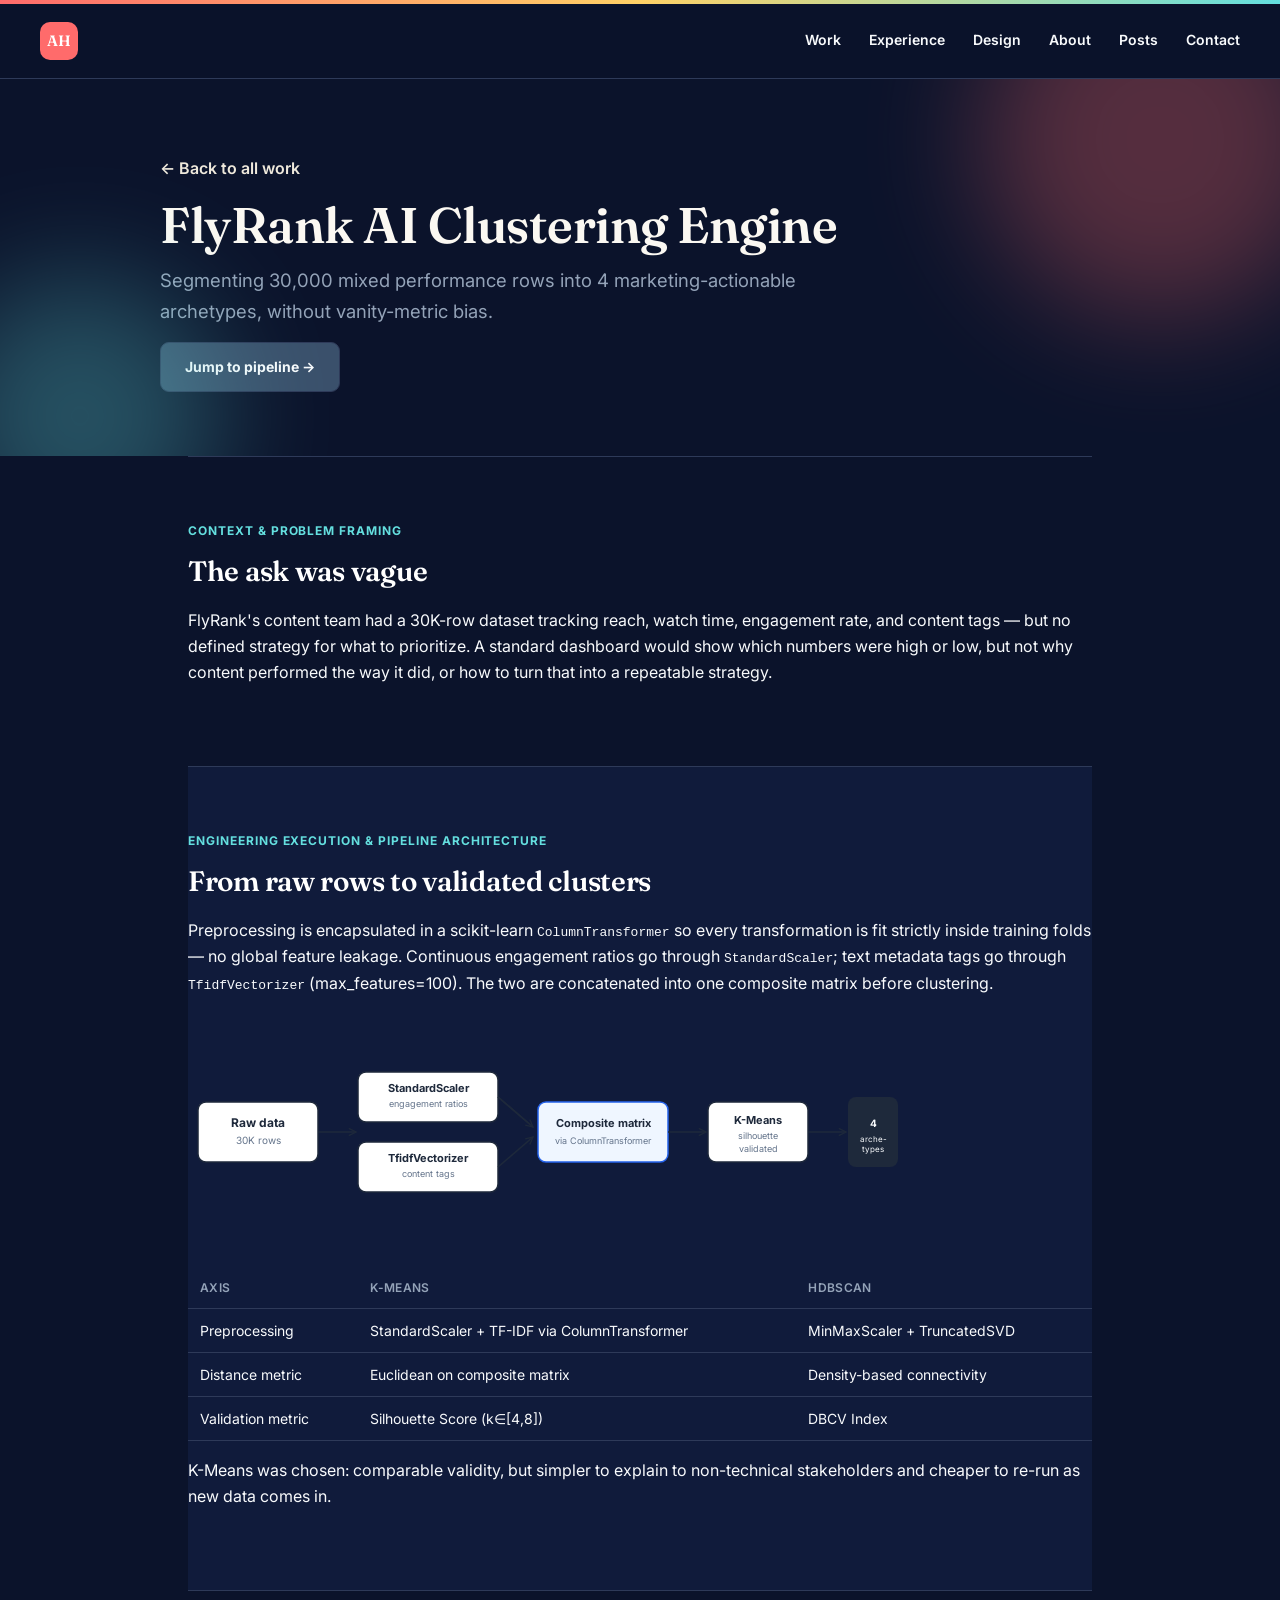
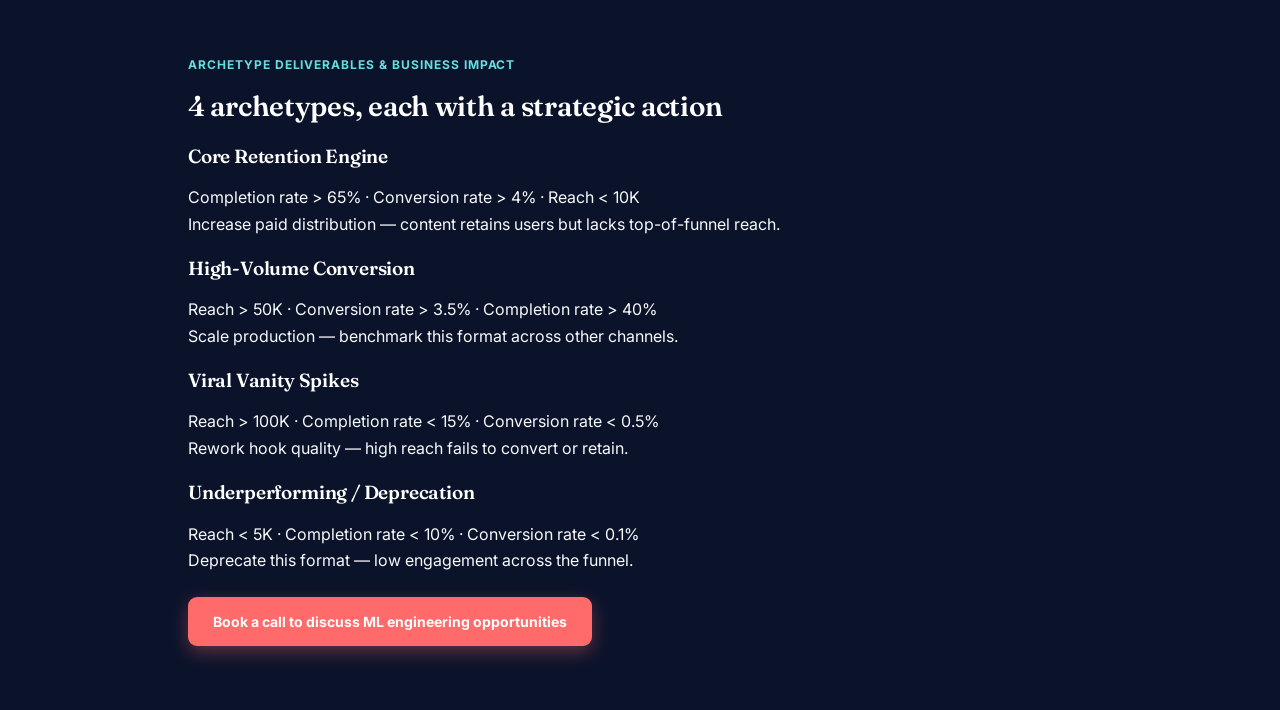
<file: flyrank-case-study.html>
<!DOCTYPE html>
<html lang="en">
<head>
<meta charset="UTF-8">
<meta name="viewport" content="width=device-width, initial-scale=1.0">
<title>FlyRank AI Clustering Engine — Case Study | Ayesha Shahid Portfolio</title>
<link rel="preconnect" href="https://fonts.googleapis.com">
<link rel="preconnect" href="https://fonts.gstatic.com" crossorigin>
<link href="https://fonts.googleapis.com/css2?family=Inter:wght@400;600;700&family=Fraunces:wght@500;600;700&display=swap" rel="stylesheet">
<link rel="stylesheet" href="styles.css">
</head>
<body>

<nav class="nav">
  <div class="nav-inner">
    <a href="index.html" aria-label="Home" style="display:flex;align-items:center;gap:10px;">
      <span class="monogram">AH</span>
    </a>
    <div class="nav-links" id="nav-links">
      <a href="index.html#work">Work</a>
      <a href="index.html#experience">Experience</a>
      <a href="index.html#design">Design</a>
      <a href="index.html#about">About</a>
      <a href="index.html#posts">Posts</a>
      <a href="index.html#contact">Contact</a>
    </div>
    <button class="nav-toggle" aria-label="Toggle menu" aria-controls="nav-links">
      <span></span><span></span><span></span>
    </button>
  </div>
</nav>

<header class="hero-band case-hero">
    <span class="hero-blob blob-1"></span>
    <span class="hero-blob blob-2"></span>
    <div class="wrap" style="padding:0;">
      <a class="back-link" href="index.html" style="color:#EFE9DC;">← Back to all work</a>
      <h1 style="margin-top:16px;color:#FBF8F2;">FlyRank AI Clustering Engine</h1>
      <p class="claim">Segmenting 30,000 mixed performance rows into 4 marketing-actionable archetypes, without vanity-metric bias.</p>
      <a class="btn btn-secondary" href="#pipeline">Jump to pipeline →</a>
    </div>
  </header>

  <div class="wrap">

  <section>
    <div class="section-label reveal">Context & problem framing</div>
    <h2 class="reveal">The ask was vague</h2>
    <p class="reveal">FlyRank's content team had a 30K-row dataset tracking reach, watch time, engagement rate, and content tags — but no defined strategy for what to prioritize. A standard dashboard would show which numbers were high or low, but not why content performed the way it did, or how to turn that into a repeatable strategy.</p>
  </section>

  <section id="pipeline">
    <div class="section-label reveal">Engineering execution & pipeline architecture</div>
    <h2 class="reveal">From raw rows to validated clusters</h2>
    <p class="reveal">Preprocessing is encapsulated in a scikit-learn <code>ColumnTransformer</code> so every transformation is fit strictly inside training folds — no global feature leakage. Continuous engagement ratios go through <code>StandardScaler</code>; text metadata tags go through <code>TfidfVectorizer</code> (max_features=100). The two are concatenated into one composite matrix before clustering.</p>

    <div class="table-scroll">
    <svg viewBox="0 0 720 200" width="720" style="min-width:640px;display:block;margin:20px 0;" role="img" aria-label="Pipeline diagram: raw data through preprocessing, feature fusion, clustering, and archetype output">
      <defs>
        <marker id="arrow" viewBox="0 0 10 10" refX="9" refY="5" markerWidth="6" markerHeight="6" orient="auto-start-reverse">
          <path d="M1 1L9 5L1 9" fill="none" stroke="#1E293B" stroke-width="1.5"/>
        </marker>
      </defs>
      <g font-family="Inter, sans-serif">
        <rect x="10" y="70" width="120" height="60" rx="8" fill="#fff" stroke="#1E293B" stroke-width="1.5"/>
        <text x="70" y="95" text-anchor="middle" font-size="12" font-weight="700" fill="#1E293B">Raw data</text>
        <text x="70" y="112" text-anchor="middle" font-size="10" fill="#64748B">30K rows</text>

        <line x1="130" y1="100" x2="168" y2="100" stroke="#1E293B" stroke-width="1.5" marker-end="url(#arrow)"/>

        <rect x="170" y="40" width="140" height="50" rx="8" fill="#fff" stroke="#1E293B" stroke-width="1.5"/>
        <text x="240" y="60" text-anchor="middle" font-size="11" font-weight="700" fill="#1E293B">StandardScaler</text>
        <text x="240" y="75" text-anchor="middle" font-size="9" fill="#64748B">engagement ratios</text>

        <rect x="170" y="110" width="140" height="50" rx="8" fill="#fff" stroke="#1E293B" stroke-width="1.5"/>
        <text x="240" y="130" text-anchor="middle" font-size="11" font-weight="700" fill="#1E293B">TfidfVectorizer</text>
        <text x="240" y="145" text-anchor="middle" font-size="9" fill="#64748B">content tags</text>

        <line x1="310" y1="65" x2="345" y2="95" stroke="#1E293B" stroke-width="1.5"/>
        <line x1="310" y1="135" x2="345" y2="105" stroke="#1E293B" stroke-width="1.5" marker-end="url(#arrow)"/>
        <line x1="310" y1="65" x2="345" y2="95" stroke="#1E293B" stroke-width="1.5" marker-end="url(#arrow)"/>

        <rect x="350" y="70" width="130" height="60" rx="8" fill="#EFF6FF" stroke="#2563EB" stroke-width="1.5"/>
        <text x="415" y="95" text-anchor="middle" font-size="11" font-weight="700" fill="#1E293B">Composite matrix</text>
        <text x="415" y="112" text-anchor="middle" font-size="9" fill="#64748B">via ColumnTransformer</text>

        <line x1="480" y1="100" x2="518" y2="100" stroke="#1E293B" stroke-width="1.5" marker-end="url(#arrow)"/>

        <rect x="520" y="70" width="100" height="60" rx="8" fill="#fff" stroke="#1E293B" stroke-width="1.5"/>
        <text x="570" y="92" text-anchor="middle" font-size="11" font-weight="700" fill="#1E293B">K-Means</text>
        <text x="570" y="107" text-anchor="middle" font-size="9" fill="#64748B">silhouette</text>
        <text x="570" y="120" text-anchor="middle" font-size="9" fill="#64748B">validated</text>

        <line x1="620" y1="100" x2="658" y2="100" stroke="#1E293B" stroke-width="1.5" marker-end="url(#arrow)"/>

        <rect x="660" y="65" width="50" height="70" rx="8" fill="#1E293B"/>
        <text x="685" y="95" text-anchor="middle" font-size="10" font-weight="700" fill="#F8FAFC">4</text>
        <text x="685" y="110" text-anchor="middle" font-size="8" fill="#F8FAFC">arche-</text>
        <text x="685" y="120" text-anchor="middle" font-size="8" fill="#F8FAFC">types</text>
      </g>
    </svg>
    </div>


    <div class="table-scroll">
      <table class="metrics-table">
        <thead><tr><th>Axis</th><th>K-Means</th><th>HDBSCAN</th></tr></thead>
        <tbody>
          <tr><td>Preprocessing</td><td>StandardScaler + TF-IDF via ColumnTransformer</td><td>MinMaxScaler + TruncatedSVD</td></tr>
          <tr><td>Distance metric</td><td>Euclidean on composite matrix</td><td>Density-based connectivity</td></tr>
          <tr><td>Validation metric</td><td>Silhouette Score (k∈[4,8])</td><td>DBCV Index</td></tr>
        </tbody>
      </table>
    </div>
    <p>K-Means was chosen: comparable validity, but simpler to explain to non-technical stakeholders and cheaper to re-run as new data comes in.</p>
  </section>

  <section>
    <div class="section-label reveal">Archetype deliverables & business impact</div>
    <h2 class="reveal">4 archetypes, each with a strategic action</h2>

    <div class="archetype reveal">
      <h3>Core Retention Engine</h3>
      <div class="meta">Completion rate &gt; 65% · Conversion rate &gt; 4% · Reach &lt; 10K</div>
      <p>Increase paid distribution — content retains users but lacks top-of-funnel reach.</p>
    </div>
    <div class="archetype reveal">
      <h3>High-Volume Conversion</h3>
      <div class="meta">Reach &gt; 50K · Conversion rate &gt; 3.5% · Completion rate &gt; 40%</div>
      <p>Scale production — benchmark this format across other channels.</p>
    </div>
    <div class="archetype reveal">
      <h3>Viral Vanity Spikes</h3>
      <div class="meta">Reach &gt; 100K · Completion rate &lt; 15% · Conversion rate &lt; 0.5%</div>
      <p>Rework hook quality — high reach fails to convert or retain.</p>
    </div>
    <div class="archetype reveal">
      <h3>Underperforming / Deprecation</h3>
      <div class="meta">Reach &lt; 5K · Completion rate &lt; 10% · Conversion rate &lt; 0.1%</div>
      <p>Deprecate this format — low engagement across the funnel.</p>
    </div>

    <div class="cta-row" style="margin-top:24px;">
      <a class="btn btn-primary" href="index.html#contact">Book a call to discuss ML engineering opportunities</a>
    </div>
  </section>

</div>
<script src="script.js"></script>
</body>
</html>
</file>
<file: styles.css>
:root {
  --bg: #0b132b;
  --bg-alt: #101b3b;
  --text: #f8fafc;
  --navy: #0b132b;
  --coral: #ff6b6b;
  --teal: #64dfdf;
  --gold: #ffd166;
  --muted: #94a3b8;
  --card-bg: #1c2541;
  --card-border: #2e3a59;
  --pill-bg: #3a506b;
  --max-w: 960px;
  --ease: cubic-bezier(0.16, 1, 0.3, 1);
}

* { box-sizing: border-box; }
html { scroll-behavior: smooth; }

body {
  margin: 0;
  background: var(--bg);
  color: var(--text);
  font-family: 'Inter', -apple-system, BlinkMacSystemFont, sans-serif;
  font-weight: 400;
  line-height: 1.65;
  overflow-x: hidden;
}

h1, h2, h3 {
  font-family: 'Fraunces', Georgia, serif;
  font-weight: 600;
  color: #ffffff;
  margin: 0 0 12px;
  letter-spacing: -0.01em;
}
h1 { font-size: clamp(32px, 6vw, 50px); line-height: 1.12; }
h2 { font-size: clamp(22px, 3.5vw, 28px); margin-top: 0; }
h3 { font-size: 19px; }

p { margin: 0 0 16px; }
a { color: var(--teal); text-decoration: none; font-weight: 600; transition: color 0.2s var(--ease); }
a:hover, a:focus-visible { color: var(--coral); }
a:focus-visible, button:focus-visible { outline: 2px solid var(--coral); outline-offset: 3px; }

.wrap { max-width: var(--max-w); margin: 0 auto; padding: 0 28px; }
@media (max-width: 640px) { .wrap { padding: 0 20px; } }

body::before {
  content: ""; display: block; height: 4px; width: 100%;
  background: linear-gradient(90deg, var(--coral), var(--gold), var(--teal));
  position: sticky; top: 0; z-index: 20;
}

/* Nav */
.nav {
  position: sticky; top: 4px; z-index: 15;
  background: rgba(11, 19, 43, 0.88);
  backdrop-filter: blur(10px);
  border-bottom: 1px solid var(--card-border);
}
.nav-inner {
  width: 100%; margin: 0 auto; padding: 18px 40px;
  display: flex; align-items: center; justify-content: space-between;
  box-sizing: border-box;
}
@media (max-width: 640px) { .nav-inner { padding: 16px 20px; } }
.nav-links { display: flex; gap: 28px; font-size: 14px; font-weight: 600; }
.nav-links a { color: var(--text); position: relative; padding-bottom: 3px; }
.nav-links a::after {
  content: ""; position: absolute; left: 0; bottom: 0; width: 0; height: 2px;
  background: var(--coral); transition: width 0.25s var(--ease);
}
.nav-links a:hover::after { width: 100%; }

.monogram {
  display: inline-flex; align-items: center; justify-content: center;
  width: 38px; height: 38px; background: var(--coral); color: #fff;
  font-family: 'Fraunces', serif; font-weight: 600; font-size: 15px; border-radius: 10px;
  transition: transform 0.3s var(--ease);
}
a[aria-label="Home"]:hover .monogram { transform: rotate(-6deg) scale(1.05); }

.nav-toggle {
  display: none; flex-direction: column; gap: 5px; background: none; border: none; cursor: pointer; padding: 6px;
}
.nav-toggle span { width: 22px; height: 2px; background: #fff; border-radius: 2px; transition: all 0.25s var(--ease); }
.nav-toggle.open span:nth-child(1) { transform: translateY(7px) rotate(45deg); }
.nav-toggle.open span:nth-child(2) { opacity: 0; }
.nav-toggle.open span:nth-child(3) { transform: translateY(-7px) rotate(-45deg); }

@media (max-width: 720px) {
  .nav-toggle { display: flex; }
  .nav-links {
    position: fixed; top: 60px; right: 0; left: 0; background: var(--bg);
    flex-direction: column; gap: 0; padding: 8px 0; border-bottom: 1px solid var(--card-border);
    transform: translateY(-12px); opacity: 0; pointer-events: none; transition: all 0.25s var(--ease);
  }
  .nav-links.open { transform: translateY(0); opacity: 1; pointer-events: auto; }
  .nav-links a { padding: 14px 28px; display: block; }
  .nav-links a::after { display: none; }
}

/* Hero */
.hero-band {
  background: var(--bg); color: var(--text); position: relative; overflow: hidden;
  padding: 76px 0 64px;
}
.hero-blob {
  position: absolute; border-radius: 50%; filter: blur(60px); opacity: 0.3; pointer-events: none;
  animation: drift 16s ease-in-out infinite alternate;
}
.blob-1 { width: 360px; height: 360px; background: var(--coral); top: -120px; right: -60px; }
.blob-2 { width: 280px; height: 280px; background: var(--teal); bottom: -100px; left: -60px; animation-delay: -6s; }
.blob-3 { width: 200px; height: 200px; background: var(--gold); top: 40%; right: 20%; opacity: 0.18; animation-delay: -10s; }
@keyframes drift {
  from { transform: translate(0,0) scale(1); }
  to { transform: translate(30px,-20px) scale(1.08); }
}
@media (prefers-reduced-motion: reduce) { .hero-blob { animation: none; } }

.hero-top { display: flex; gap: 28px; align-items: center; margin-bottom: 24px; position: relative; z-index: 1; }
@media (max-width: 480px) {
  .hero-top { flex-direction: column; align-items: flex-start; gap: 18px; }
  .headshot { width: 84px; height: 84px; }
  .hero-band { padding: 52px 0 40px; }
}
.headshot {
  width: 112px; height: 112px; border-radius: 50%;
  border: 3px solid var(--teal);
  box-shadow: 0 0 0 3px var(--coral), 0 10px 30px rgba(0,0,0,0.5);
  overflow: hidden; flex-shrink: 0;
  animation: pop-in 0.7s var(--ease) both;
}
.headshot img { width: 100%; height: 100%; object-fit: cover; }
.hero-band h1 { color: #ffffff; }
.claim { font-size: 18.5px; color: var(--muted); max-width: 640px; }
.hero-links { display: flex; gap: 20px; margin-top: 18px; position: relative; z-index: 1; }
.hero-links a { color: var(--teal); }
.hero-links a:hover { color: var(--gold); }

.cta-row { display: flex; gap: 12px; flex-wrap: wrap; margin-top: 26px; position: relative; z-index: 1; }
.btn {
  display: inline-block; padding: 12px 24px; border-radius: 9px;
  font-weight: 700; font-size: 14px; border: 1.5px solid transparent; cursor: pointer;
  transition: transform 0.2s var(--ease), box-shadow 0.2s var(--ease), background 0.2s var(--ease);
}
.btn:hover { transform: translateY(-2px); }
.btn:active { transform: translateY(0); }
.btn-primary { background: var(--coral); color: #fff; box-shadow: 0 6px 18px rgba(255,107,107,0.35); }
.btn-primary:hover { background: #e05252; color: #fff; box-shadow: 0 10px 26px rgba(255,107,107,0.45); }
.btn-secondary { background: var(--pill-bg); color: var(--text); border-color: var(--card-border); }
.btn-secondary:hover { background: rgba(58,80,107,0.8); color: #fff; }

.design-badge {
  display: inline-block; margin-top: 20px; font-size: 13px; font-weight: 700;
  color: var(--gold); background: rgba(255,209,102,0.12); padding: 8px 18px; border-radius: 999px;
  position: relative; z-index: 1; border: 1px solid rgba(255,209,102,0.3);
}
.design-badge:hover { color: #fff; background: rgba(255,209,102,0.25); }

@keyframes pop-in { from { opacity: 0; transform: scale(0.85); } to { opacity: 1; transform: scale(1); } }

/* Scroll reveal */
.reveal { opacity: 0; transform: translateY(24px); transition: opacity 0.7s var(--ease), transform 0.7s var(--ease); }
.reveal.is-visible { opacity: 1; transform: translateY(0); }

/* Sections */
section { padding: 64px 0; border-top: 1px solid var(--card-border); }
section:nth-of-type(even) { background: var(--bg-alt); }
.section-label {
  font-size: 12px; font-weight: 700; letter-spacing: 0.08em; text-transform: uppercase;
  color: var(--teal); margin-bottom: 8px;
}

.feature-card {
  background: var(--card-bg); border: 1px solid var(--card-border); border-radius: 16px;
  padding: 32px; margin-top: 16px; border-left: 4px solid var(--teal);
  box-shadow: 0 8px 28px rgba(0,0,0,0.25);
  transition: box-shadow 0.3s var(--ease), transform 0.3s var(--ease);
}
.feature-card:hover { box-shadow: 0 14px 36px rgba(0,0,0,0.35); transform: translateY(-3px); }
.feature-card .beats { display: grid; gap: 18px; margin-top: 18px; }
.beat-label { font-size: 12px; font-weight: 700; color: var(--teal); text-transform: uppercase; letter-spacing: 0.04em; margin-bottom: 4px; }

.project-image {
  border-radius: 12px; overflow: hidden; margin: 16px 0; border: 1px solid var(--card-border);
  box-shadow: 0 6px 20px rgba(0,0,0,0.3); background: var(--bg);
}
.project-image img { width: 100%; display: block; }

.grid { display: grid; grid-template-columns: 1fr 1fr; gap: 22px; margin-top: 16px; }
@media (max-width: 640px) { .grid { grid-template-columns: 1fr; } }
.project-card {
  background: var(--card-bg); border: 1px solid var(--card-border); border-radius: 16px; padding: 26px;
  border-top: 3px solid var(--coral);
  box-shadow: 0 8px 24px rgba(0,0,0,0.25);
  transition: box-shadow 0.3s var(--ease), transform 0.3s var(--ease);
}
.project-card:hover { transform: translateY(-4px); box-shadow: 0 16px 34px rgba(0,0,0,0.35); }
.project-card:nth-child(2) { border-top-color: var(--teal); }
.project-card .stat {
  display: inline-block; margin-top: 10px; font-size: 13px; font-weight: 700;
  color: var(--teal); background: rgba(100,223,223,0.15); padding: 4px 12px; border-radius: 999px;
}

.design-card {
  background: var(--card-bg);
  border: 1px solid var(--card-border); border-radius: 16px; padding: 30px; margin-top: 16px;
  box-shadow: 0 8px 28px rgba(0,0,0,0.25);
}
.design-card-grid { display: grid; grid-template-columns: 1.3fr 1fr; gap: 28px; align-items: center; }
@media (max-width: 640px) { .design-card-grid { grid-template-columns: 1fr; } }
.figma-thumb {
  display: block; border-radius: 12px; overflow: hidden; border: 1px solid var(--card-border);
  box-shadow: 0 10px 28px rgba(0,0,0,0.3);
  transition: transform 0.3s var(--ease);
}
.figma-thumb:hover { transform: scale(1.02); }
.figma-thumb img { width: 100%; height: 100%; object-fit: cover; display: block; }
.design-skills { display: flex; flex-wrap: wrap; gap: 10px; margin: 14px 0; }
.design-pill, .stack-pill {
  font-size: 13px; font-weight: 500; color: #e2e8f0; background: var(--pill-bg);
  border: 1px solid var(--card-border); padding: 6px 14px; border-radius: 999px;
  transition: transform 0.2s var(--ease), background 0.2s var(--ease);
}
.design-pill:hover, .stack-pill:hover { transform: translateY(-2px); background: var(--teal); color: var(--bg); }

.stack-list { display: flex; flex-wrap: wrap; gap: 10px; margin-top: 12px; }

/* Footer */
footer { padding: 60px 0 76px; }
.footer-email {
  font-size: 21px; font-weight: 700; color: var(--teal); display: inline-block; margin: 8px 0 16px;
  font-family: 'Fraunces', serif;
}
.footer-email:hover { color: var(--coral); }
.footer-note { font-size: 13px; color: var(--muted); margin-top: 28px; }

.role-line {
  font-size: 13px; font-weight: 700; letter-spacing: 0.05em; text-transform: uppercase;
  color: var(--gold); margin: -8px 0 14px; position: relative; z-index: 1;
}

.exp-card {
  background: var(--card-bg); border: 1px solid var(--card-border); border-radius: 14px;
  padding: 26px 28px; margin-bottom: 18px; border-left: 4px solid var(--coral);
  box-shadow: 0 6px 22px rgba(0,0,0,0.25);
  transition: transform 0.3s var(--ease), box-shadow 0.3s var(--ease);
}
.exp-card:hover { transform: translateY(-3px); box-shadow: 0 14px 30px rgba(0,0,0,0.35); }
.exp-card:nth-child(2n) { border-left-color: var(--teal); }
.exp-card-top { display: flex; justify-content: space-between; align-items: flex-start; gap: 12px; flex-wrap: wrap; }
.exp-org { font-size: 12px; font-weight: 700; color: var(--teal); text-transform: uppercase; letter-spacing: 0.04em; margin-bottom: 8px; }
.exp-badge {
  font-size: 12px; font-weight: 700; color: var(--teal); background: rgba(100,223,223,0.15);
  padding: 5px 12px; border-radius: 999px; white-space: nowrap; flex-shrink: 0;
}

.project-image-row { display: grid; grid-template-columns: 1fr 1fr; gap: 10px; margin: 14px 0; }
@media (max-width: 640px) { .project-image-row { grid-template-columns: 1fr; } }
.project-image-row .project-image { margin: 0; }
.metrics-table { width: 100%; border-collapse: collapse; margin: 16px 0; font-size: 14px; }
.table-scroll { overflow-x: auto; margin: 16px 0; -webkit-overflow-scrolling: touch; }
.table-scroll .metrics-table { margin: 0; min-width: 480px; }
.metrics-table th, .metrics-table td { text-align: left; padding: 10px 12px; border-bottom: 1px solid var(--card-border); }
.metrics-table th { color: var(--muted); font-weight: 600; font-size: 12px; text-transform: uppercase; letter-spacing: 0.03em; }

/* Contact modal */
.modal-overlay {
  position: fixed; inset: 0; background: rgba(0,0,0,0.75); backdrop-filter: blur(4px);
  display: flex; align-items: center; justify-content: center; z-index: 50;
  opacity: 0; pointer-events: none; transition: opacity 0.25s var(--ease);
  padding: 20px;
}
.modal-overlay.open { opacity: 1; pointer-events: auto; }
.modal-box {
  background: var(--card-bg); border: 1px solid var(--card-border); border-radius: 18px; padding: 36px; max-width: 420px; width: 100%;
  box-shadow: 0 24px 60px rgba(0,0,0,0.5);
  transform: translateY(16px) scale(0.97); transition: transform 0.3s var(--ease);
  position: relative;
}
.modal-overlay.open .modal-box { transform: translateY(0) scale(1); }
.modal-close {
  position: absolute; top: 16px; right: 16px; background: none; border: none; cursor: pointer;
  font-size: 20px; color: var(--muted); line-height: 1; padding: 4px;
}
.modal-close:hover { color: var(--coral); }
.modal-box h2 { margin-bottom: 8px; }
.modal-email-row {
  display: flex; align-items: center; gap: 10px; background: var(--bg);
  border: 1px solid var(--card-border); border-radius: 10px; padding: 12px 16px; margin: 18px 0;
}
.modal-email-row span { font-weight: 700; color: #fff; font-size: 15px; word-break: break-all; }
.copy-btn {
  background: var(--coral); color: #fff; border: none; border-radius: 8px;
  padding: 8px 14px; font-size: 13px; font-weight: 700; cursor: pointer; flex-shrink: 0;
  transition: background 0.2s var(--ease);
}
.copy-btn:hover { background: #e05252; }
.copy-btn.copied { background: var(--teal); color: var(--bg); }
</file>
